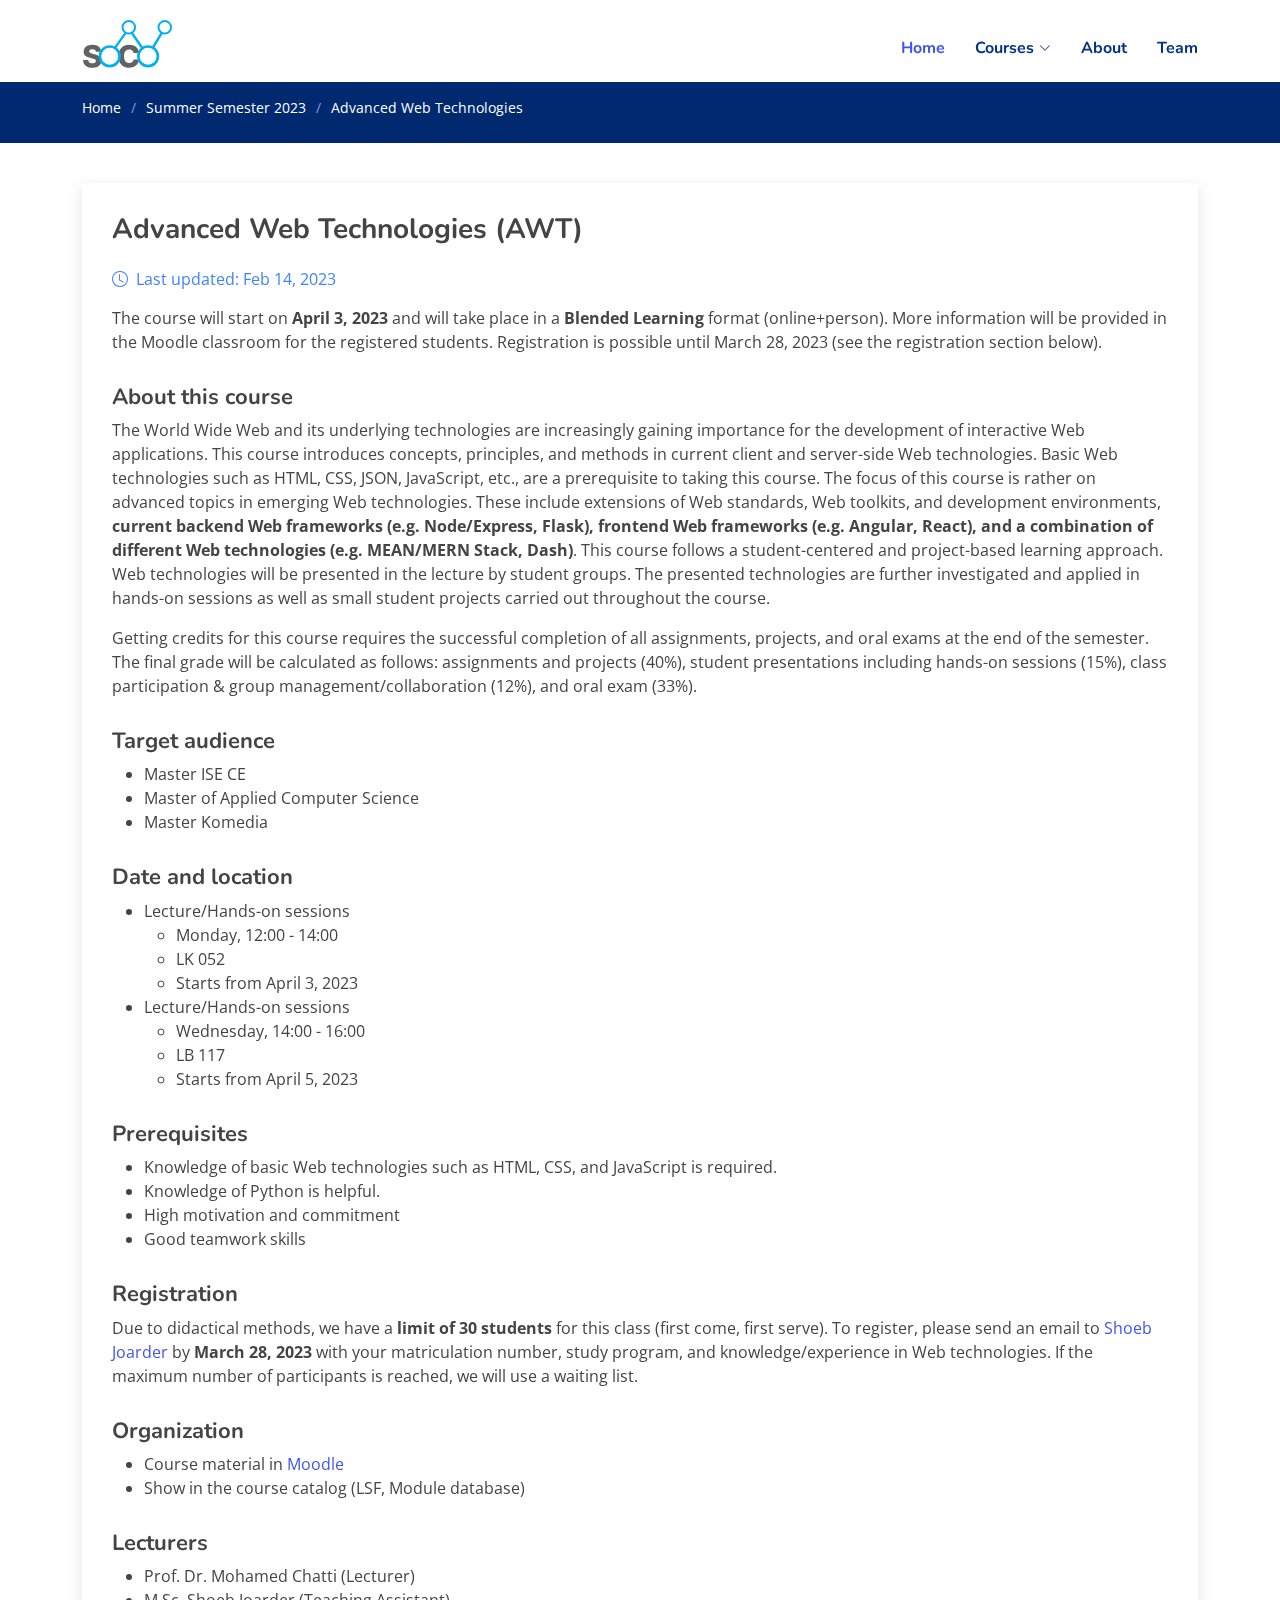
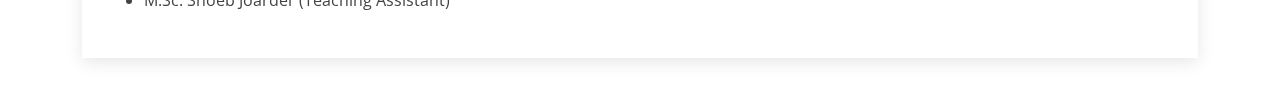
<file: courses/ss23-awt.html>
<!DOCTYPE html>
<html lang="en">

<head>
  <meta charset="utf-8" />
  <meta content="width=device-width, initial-scale=1.0" name="viewport" />

  <title>Social Computing Group</title>
  <meta content="" name="description" />

  <meta content="" name="keywords" />

  <!-- Favicons -->
  <link href="../assets/img/soco-logo-small.png" rel="icon" />
  <link href="../assets/img/apple-touch-icon.png" rel="apple-touch-icon" />

  <!-- Google Fonts -->
  <link
    href="https://fonts.googleapis.com/css?family=Open+Sans:300,300i,400,400i,600,600i,700,700i|Nunito:300,300i,400,400i,600,600i,700,700i|Poppins:300,300i,400,400i,500,500i,600,600i,700,700i"
    rel="stylesheet" />

  <!-- Vendor CSS Files -->
  <link href="../assets/vendor/aos/aos.css" rel="stylesheet" />
  <link href="../assets/vendor/bootstrap/css/bootstrap.min.css" rel="stylesheet" />
  <link href="../assets/vendor/bootstrap-icons/bootstrap-icons.css" rel="stylesheet" />
  <link href="../assets/vendor/glightbox/css/glightbox.min.css" rel="stylesheet" />
  <link href="../assets/vendor/remixicon/remixicon.css" rel="stylesheet" />
  <link href="../assets/vendor/swiper/swiper-bundle.min.css" rel="stylesheet" />

  <!-- Main CSS File -->
  <link href="../assets/css/style.css" rel="stylesheet" />
</head>

<body>
  <!-- ======= Header ======= -->
  <header id="header" class="header fixed-top">
    <div class="container-fluid container-xl d-flex align-items-center justify-content-between">
      <a href="../index.html" class="logo d-flex align-items-center">
        <img src="../assets/img/soco-logo.svg" alt="" height="55"/>
      </a>

      <nav id="navbar" class="navbar">
        <ul>
          <li>
            <a class="nav-link scrollto active" href="../index.html">Home</a>
          </li>
          <li class="dropdown">
            <a href="#"><span>Courses</span> <i class="bi bi-chevron-down"></i></a>
            <ul>
              <li class="dropdown">
                <a href="#"><span>Summer Semester 2023</span>
                  <i class="bi bi-chevron-right"></i></a>
                <ul>
                  <li><a href="ss23-awt.html">Advanced Web Technologies</a></li>
                  <li><a href="ss23-idea.html">IDEA Lab (Praxisprojekt)</a></li>
                </ul>
              </li>
            </ul>
          </li>
          <li><a class="nav-link scrollto" href="../index.html#about">About</a></li>
          <li><a class="nav-link scrollto" href="../index.html#team">Team</a></li>
        </ul>
        <i class="bi bi-list mobile-nav-toggle"></i>
      </nav>
      <!-- .navbar -->
    </div>
  </header>
  <!-- End Header -->

  <main id="main">
    <!-- ======= Breadcrumbs ======= -->
    <section class="breadcrumbs">
      <div class="container">
        <ol>
          <li><a href="../index.html">Home</a></li>
          <li>Summer Semester 2023</li>
          <li>Advanced Web Technologies</li>
        </ol>
        <!-- <h2>Advanced Web Technologies</h2> -->
      </div>
    </section>
    <!-- End Breadcrumbs -->

    <!-- ======= Blog Single Section ======= -->
    <section id="blog" class="blog">
      <div class="container" data-aos="fade-up">
        <div class="row">
          <div class="col-lg-12 entries">
            <article class="entry entry-single">
              <h2 class="entry-title">Advanced Web Technologies (AWT)</h2>

              <div class="entry-meta">
                <ul>
                  <!-- <li class="d-flex align-items-center">
                      <i class="bi bi-person"></i>
                      <a href="blog-single.html">John Doe</a>
                    </li> -->
                  <li class="d-flex align-items-center">
                    <i class="bi bi-clock"></i>
                    <time datetime="2020-01-01">Last updated: Feb 14, 2023</time>
                  </li>
                </ul>
              </div>

              <div class="entry-content">
                <p>
                  The course will start on <b>April 3, 2023 </b> and will take place in a
                  <b>Blended Learning</b> format (online+person). More information will be provided in the Moodle
                  classroom for the registered students. Registration is
                  possible until March 28, 2023 (see the registration section
                  below).
                </p>

                <h3>About this course</h3>
                <p>
                  The World Wide Web and its underlying technologies are
                  increasingly gaining importance for the development of
                  interactive Web applications. This course introduces
                  concepts, principles, and methods in current client and
                  server-side Web technologies. Basic Web technologies such as
                  HTML, CSS, JSON, JavaScript, etc., are a prerequisite to
                  taking this course. The focus of this course is rather on
                  advanced topics in emerging Web technologies. These include
                  extensions of Web standards, Web toolkits, and development
                  environments, <b>current backend Web frameworks (e.g.
                    Node/Express, Flask), frontend Web frameworks (e.g. Angular,
                    React), and a combination of different Web technologies
                    (e.g. MEAN/MERN Stack, Dash)</b>. This course follows a
                  student-centered and project-based learning approach. Web
                  technologies will be presented in the lecture by student
                  groups. The presented technologies are further investigated
                  and applied in hands-on sessions as well as small student
                  projects carried out throughout the course.
                </p>
                <p>
                  Getting credits for this course requires the successful
                  completion of all assignments, projects, and oral exams at
                  the end of the semester. The final grade will be calculated
                  as follows: assignments and projects (40%), student
                  presentations including hands-on sessions (15%), class
                  participation & group management/collaboration (12%), and
                  oral exam (33%).
                </p>

                <h3>Target audience</h3>
                <ul>
                  <li>Master ISE CE</li>
                  <li>Master of Applied Computer Science</li>
                  <li>Master Komedia</li>
                </ul>

                <h3>Date and location</h3>
                <ul>
                  <li>Lecture/Hands-on sessions</li>
                  <ul>
                    <li>Monday, 12:00 - 14:00</li>
                    <li>LK 052</li>
                    <li>Starts from April 3, 2023</li>
                  </ul>
                  <li>Lecture/Hands-on sessions</li>
                  <ul>
                    <li>Wednesday, 14:00 - 16:00</li>
                    <li>LB 117</li>
                    <li>Starts from April 5, 2023</li>
                  </ul>
                </ul>

                <h3>Prerequisites</h3>
                <ul>
                  <li>Knowledge of basic Web technologies such as HTML, CSS, and JavaScript is required.</li>
                  <li>Knowledge of Python is helpful.</li>
                  <li>High motivation and commitment</li>
                  <li>Good teamwork skills</li>
                </ul>

                <h3>Registration</h3>
                <p>
                  Due to didactical methods, we have a <b>limit of 30 students</b> for this class (first come, first
                  serve). To register, please send an email to <a href="mailto:shoeb.joarder@uni-due.de">Shoeb
                    Joarder</a> by <b>March 28, 2023</b> with your
                  matriculation number, study program, and knowledge/experience in Web technologies. If the maximum
                  number of participants is reached, we will use a waiting list.
                </p>

                <h3>Organization</h3>
                <ul>
                  <li>Course material in <a href="https://moodle.uni-due.de/course/view.php?id=38819"
                      target="_blank">Moodle</a></li>
                  <li>Show in the course catalog (LSF, Module database)</li>
                </ul>

                <h3>Lecturers</h3>
                <ul>
                  <li>Prof. Dr. Mohamed Chatti (Lecturer)</li>
                  <li>M.Sc. Shoeb Joarder (Teaching Assistant)</li>
                </ul>


              </div>
            </article>
            <!-- End blog entry -->
          </div>
          <!-- End blog entries list -->
        </div>
      </div>
    </section>
    <!-- End Blog Single Section -->
  </main>
  <!-- End #main -->

  <!-- Vendor JS Files -->
  <script src="../assets/vendor/purecounter/purecounter_vanilla.js"></script>
  <script src="../assets/vendor/aos/aos.js"></script>
  <script src="../assets/vendor/bootstrap/js/bootstrap.bundle.min.js"></script>
  <script src="../assets/vendor/glightbox/js/glightbox.min.js"></script>
  <script src="../assets/vendor/isotope-layout/isotope.pkgd.min.js"></script>
  <script src="../assets/vendor/swiper/swiper-bundle.min.js"></script>
  <script src="../assets/vendor/php-email-form/validate.js"></script>

  <!-- Template Main JS File -->
  <script src="../assets/js/main.js"></script>
</body>

</html>
</file>
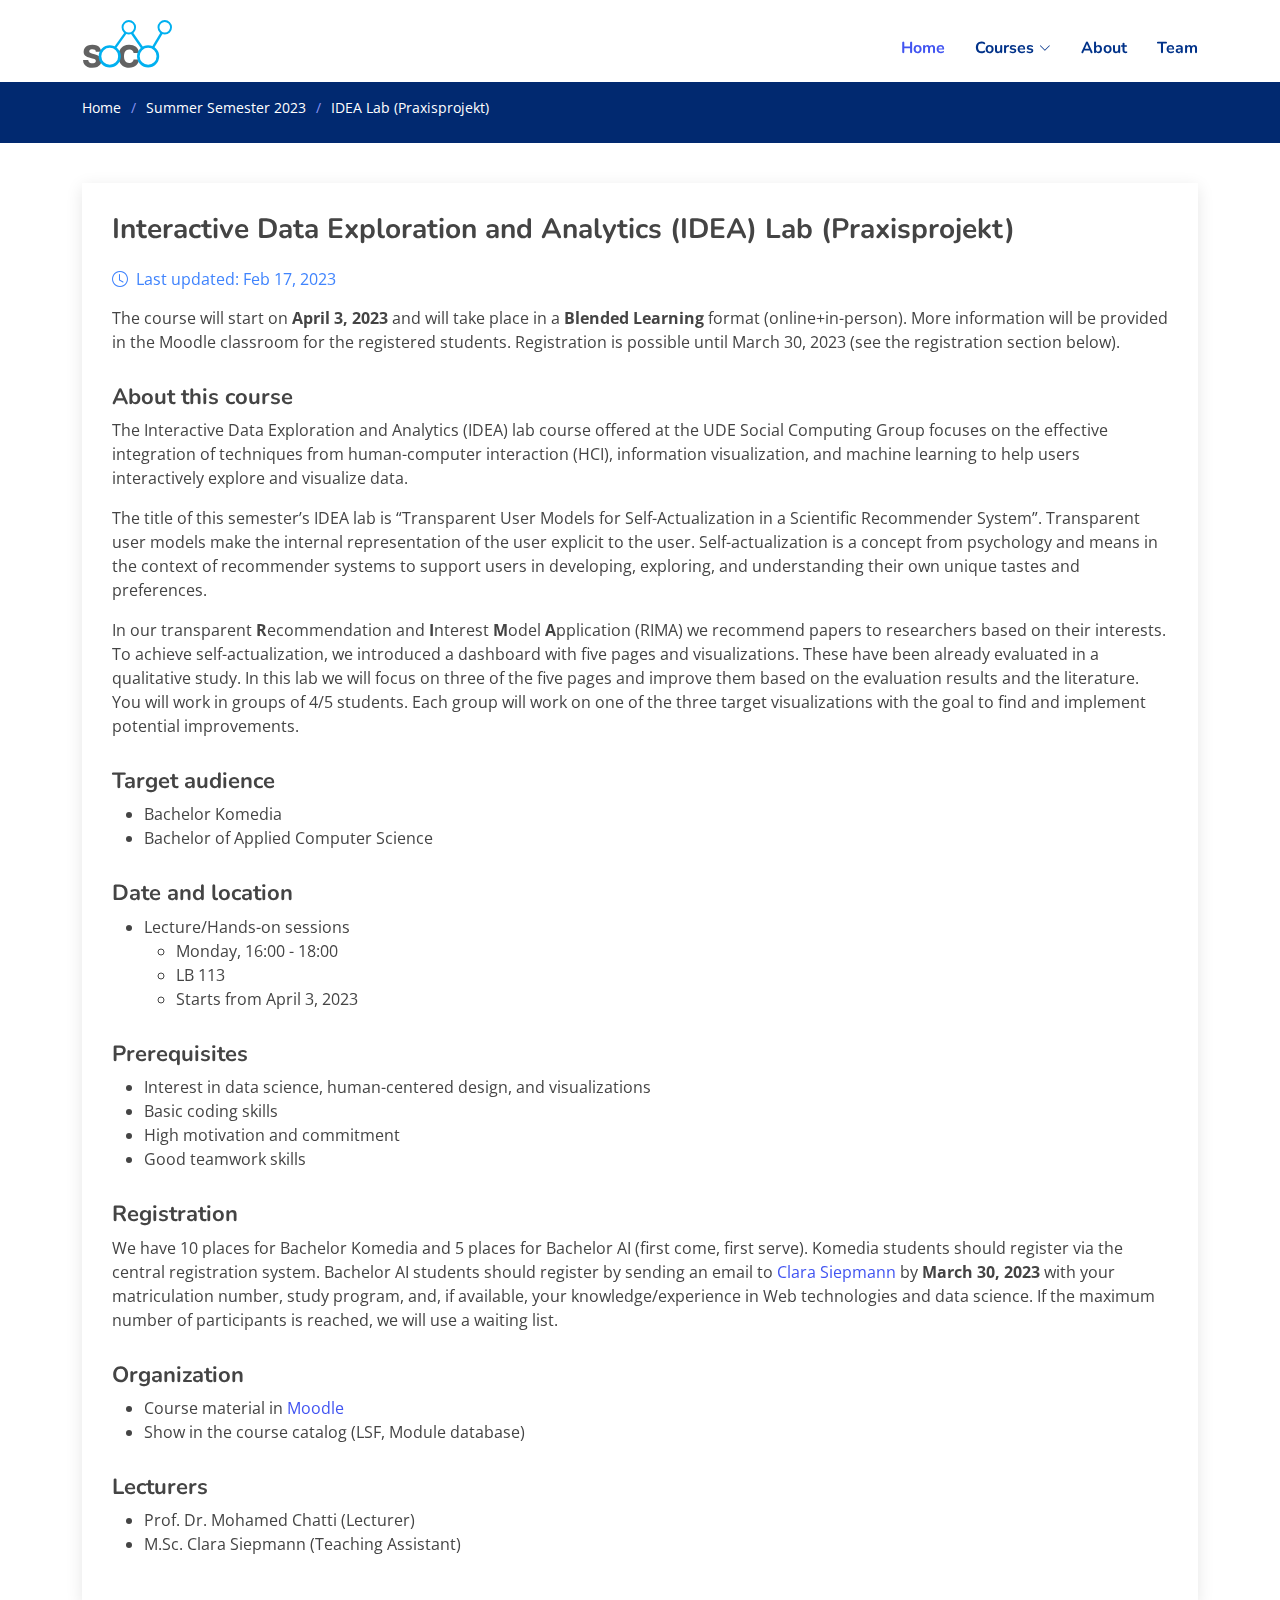
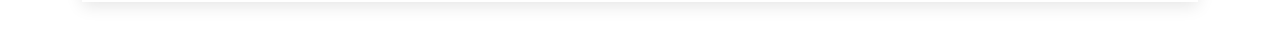
<file: courses/ss23-idea.html>
<!DOCTYPE html>
<html lang="en">

<head>
  <meta charset="utf-8" />
  <meta content="width=device-width, initial-scale=1.0" name="viewport" />

  <title>Social Computing Group</title>
  <meta content="" name="description" />

  <meta content="" name="keywords" />

  <!-- Favicons -->
  <link href="../assets/img/soco-logo-small.png" rel="icon" />
  <link href="../assets/img/apple-touch-icon.png" rel="apple-touch-icon" />

  <!-- Google Fonts -->
  <link
    href="https://fonts.googleapis.com/css?family=Open+Sans:300,300i,400,400i,600,600i,700,700i|Nunito:300,300i,400,400i,600,600i,700,700i|Poppins:300,300i,400,400i,500,500i,600,600i,700,700i"
    rel="stylesheet" />

  <!-- Vendor CSS Files -->
  <link href="../assets/vendor/aos/aos.css" rel="stylesheet" />
  <link href="../assets/vendor/bootstrap/css/bootstrap.min.css" rel="stylesheet" />
  <link href="../assets/vendor/bootstrap-icons/bootstrap-icons.css" rel="stylesheet" />
  <link href="../assets/vendor/glightbox/css/glightbox.min.css" rel="stylesheet" />
  <link href="../assets/vendor/remixicon/remixicon.css" rel="stylesheet" />
  <link href="../assets/vendor/swiper/swiper-bundle.min.css" rel="stylesheet" />

  <!-- Main CSS File -->
  <link href="../assets/css/style.css" rel="stylesheet" />
</head>

<body>
  <!-- ======= Header ======= -->
  <header id="header" class="header fixed-top">
    <div class="container-fluid container-xl d-flex align-items-center justify-content-between">
      <a href="../index.html" class="logo d-flex align-items-center">
        <img src="../assets/img/soco-logo.svg" alt="" height="55" />
      </a>

      <nav id="navbar" class="navbar">
        <ul>
          <li>
            <a class="nav-link scrollto active" href="../index.html">Home</a>
          </li>
          <li class="dropdown">
            <a href="#"><span>Courses</span> <i class="bi bi-chevron-down"></i></a>
            <ul>
              <li class="dropdown">
                <a href="#"><span>Summer Semester 2023</span>
                  <i class="bi bi-chevron-right"></i></a>
                <ul>
                  <li><a href="ss23-awt.html">Advanced Web Technologies</a></li>
                  <li><a href="ss23-idea.html">IDEA Lab (Praxisprojekt)</a></li>
                </ul>
              </li>
            </ul>
          </li>
          <li><a class="nav-link scrollto" href="../index.html#about">About</a></li>
          <li><a class="nav-link scrollto" href="../index.html#team">Team</a></li>
        </ul>
        <i class="bi bi-list mobile-nav-toggle"></i>
      </nav>
      <!-- .navbar -->
    </div>
  </header>
  <!-- End Header -->

  <main id="main">
    <!-- ======= Breadcrumbs ======= -->
    <section class="breadcrumbs">
      <div class="container">
        <ol>
          <li><a href="../index.html">Home</a></li>
          <li>Summer Semester 2023</li>
          <li>IDEA Lab (Praxisprojekt)</li>
        </ol>
        <!-- <h2>Advanced Web Technologies</h2> -->
      </div>
    </section>
    <!-- End Breadcrumbs -->

    <!-- ======= Blog Single Section ======= -->
    <section id="blog" class="blog">
      <div class="container" data-aos="fade-up">
        <div class="row">
          <div class="col-lg-12 entries">
            <article class="entry entry-single">
              <h2 class="entry-title">Interactive Data Exploration and Analytics (IDEA) Lab (Praxisprojekt)</h2>


              <div class="entry-meta">
                <ul>
                  <!-- <li class="d-flex align-items-center">
                      <i class="bi bi-person"></i>
                      <a href="blog-single.html">John Doe</a>
                    </li> -->
                  <li class="d-flex align-items-center">
                    <i class="bi bi-clock"></i>
                    <time datetime="2020-01-01">Last updated: Feb 17, 2023</time>
                  </li>
                </ul>
              </div>

              <div class="entry-content">
                <p>
                  The course will start on <b>April 3, 2023 </b> and will take place in a
                  <b>Blended Learning</b> format (online+in-person). More information will be provided in the Moodle
                  classroom for the registered students. Registration is
                  possible until March 30, 2023 (see the registration section
                  below).
                </p>

                <h3>About this course</h3>
                <p>
                  The Interactive Data Exploration and Analytics (IDEA) lab course offered at the UDE Social Computing
                  Group focuses on the effective integration of techniques from human-computer interaction (HCI),
                  information visualization, and machine learning to help users interactively explore and visualize
                  data.
                </p>
                <p>
                  The title of this semester’s IDEA lab is “Transparent User Models for Self-Actualization in a
                  Scientific Recommender System”. Transparent user models make the internal representation of the user
                  explicit to the user. Self-actualization is a concept from psychology and means in the context of
                  recommender systems to support users in developing, exploring, and understanding their own unique
                  tastes and preferences.
                </p>
                <p>
                  In our transparent <b>R</b>ecommendation and <b>I</b>nterest <b>M</b>odel
                  <b>A</b>pplication (RIMA) we recommend papers to researchers based on their interests.
                  To achieve self-actualization, we introduced a dashboard with five pages and visualizations. These
                  have been already evaluated in a qualitative study. In this lab we will focus on three of the five
                  pages and improve them based on the evaluation results and the literature. You will work in groups of
                  4/5 students. Each group will work on one of the three target visualizations with the goal to find and
                  implement potential improvements.
                </p>

                <h3>Target audience</h3>
                <ul>
                  <li>Bachelor Komedia</li>
                  <li>Bachelor of Applied Computer Science</li>
                </ul>

                <h3>Date and location</h3>
                <ul>
                  <li>Lecture/Hands-on sessions</li>
                  <ul>
                    <li>Monday, 16:00 - 18:00</li>
                    <li>LB 113</li>
                    <li>Starts from April 3, 2023</li>
                  </ul>
                </ul>

                <h3>Prerequisites</h3>
                <ul>
                  <li>Interest in data science, human-centered design, and visualizations
                  </li>
                  <li>Basic coding skills</li>
                  <li>High motivation and commitment</li>
                  <li>Good teamwork skills</li>
                </ul>

                <h3>Registration</h3>
                <p>
                  We have 10 places for Bachelor Komedia and 5 places for Bachelor AI (first come, first serve). Komedia
                  students should register via the central registration system. Bachelor AI students should register by
                  sending an email to <a href="mailto:clara.siepmann@uni-due.de">Clara Siepmann</a> by <b>March 30,
                    2023</b> with your matriculation number, study program, and, if available, your knowledge/experience
                  in Web technologies and data science. If the maximum number of participants is reached, we will use a
                  waiting list.
                </p>

                <h3>Organization</h3>
                <ul>
                  <li>Course material in <a href="https://moodle.uni-due.de/course/view.php?id=38818"
                      target="_blank">Moodle</a></li>
                  <li>Show in the course catalog (LSF, Module database)</li>
                </ul>

                <h3>Lecturers</h3>
                <ul>
                  <li>Prof. Dr. Mohamed Chatti (Lecturer)</li>
                  <li>M.Sc. Clara Siepmann (Teaching Assistant)</li>
                </ul>


              </div>
            </article>
            <!-- End blog entry -->
          </div>
          <!-- End blog entries list -->
        </div>
      </div>
    </section>
    <!-- End Blog Single Section -->
  </main>
  <!-- End #main -->

  <!-- Vendor JS Files -->
  <script src="../assets/vendor/purecounter/purecounter_vanilla.js"></script>
  <script src="../assets/vendor/aos/aos.js"></script>
  <script src="../assets/vendor/bootstrap/js/bootstrap.bundle.min.js"></script>
  <script src="../assets/vendor/glightbox/js/glightbox.min.js"></script>
  <script src="../assets/vendor/isotope-layout/isotope.pkgd.min.js"></script>
  <script src="../assets/vendor/swiper/swiper-bundle.min.js"></script>
  <script src="../assets/vendor/php-email-form/validate.js"></script>

  <!-- Template Main JS File -->
  <script src="../assets/js/main.js"></script>
</body>

</html>
</file>
<file: assets/css/style.css>
/**
* Template Name: FlexStart - v1.11.1
* Template URL: https://bootstrapmade.com/flexstart-bootstrap-startup-template/
* Author: BootstrapMade.com
* License: https://bootstrapmade.com/license/
*/

/*--------------------------------------------------------------
# General
--------------------------------------------------------------*/
:root {
  scroll-behavior: smooth;
}

body {
  font-family: "Open Sans", sans-serif;
  color: #444444;
}

a {
  color: #4154f1;
  text-decoration: none;
}

a:hover {
  color: #717ff5;
  text-decoration: none;
}

h1,
h2,
h3,
h4,
h5,
h6 {
  font-family: "Nunito", sans-serif;
}

/*--------------------------------------------------------------
# Sections
--------------------------------------------------------------*/
section {
  padding: 60px 0;
  overflow: hidden;
}

.section-header {
  text-align: center;
  padding-bottom: 40px;
}

.section-header h2 {
  font-size: 13px;
  letter-spacing: 1px;
  font-weight: 700;
  margin: 0;
  color: #4154f1;
  text-transform: uppercase;
}

.section-header p {
  margin: 10px 0 0 0;
  padding: 0;
  font-size: 38px;
  line-height: 42px;
  font-weight: 700;
  color: #012970;
}

@media (max-width: 768px) {
  .section-header p {
    font-size: 28px;
    line-height: 32px;
  }
}

/*--------------------------------------------------------------
# Breadcrumbs
--------------------------------------------------------------*/
.breadcrumbs {
  padding: 15px 0;
  background: #012970;
  min-height: 40px;
  margin-top: 82px;
  color: #fff;
}

@media (max-width: 992px) {
  .breadcrumbs {
    margin-top: 57px;
  }
}

.breadcrumbs h2 {
  font-size: 28px;
  font-weight: 500;
}

.breadcrumbs ol {
  display: flex;
  flex-wrap: wrap;
  list-style: none;
  padding: 0 0 10px 0;
  margin: 0;
  font-size: 14px;
}

.breadcrumbs ol a {
  color: #fff;
  transition: 0.3s;
}

.breadcrumbs ol a:hover {
  text-decoration: underline;
}

.breadcrumbs ol li+li {
  padding-left: 10px;
}

.breadcrumbs ol li+li::before {
  display: inline-block;
  padding-right: 10px;
  color: #8894f6;
  content: "/";
}

/*--------------------------------------------------------------
# Back to top button
--------------------------------------------------------------*/
.back-to-top {
  position: fixed;
  visibility: hidden;
  opacity: 0;
  right: 15px;
  bottom: 15px;
  z-index: 99999;
  background: #4154f1;
  width: 40px;
  height: 40px;
  border-radius: 4px;
  transition: all 0.4s;
}

.back-to-top i {
  font-size: 24px;
  color: #fff;
  line-height: 0;
}

.back-to-top:hover {
  background: #6776f4;
  color: #fff;
}

.back-to-top.active {
  visibility: visible;
  opacity: 1;
}

/*--------------------------------------------------------------
# Disable aos animation delay on mobile devices
--------------------------------------------------------------*/
@media screen and (max-width: 768px) {
  [data-aos-delay] {
    transition-delay: 0 !important;
  }
}

/*--------------------------------------------------------------
# Header
--------------------------------------------------------------*/
.header {
  transition: all 0.5s;
  z-index: 997;
  padding: 20px 0;
}

.header.header-scrolled {
  background: #fff;
  padding: 15px 0;
  box-shadow: 0px 2px 20px rgba(1, 41, 112, 0.1);
}

.header .logo {
  line-height: 0;
}

.header .logo img {
  max-height: 64px;
  margin-right: 6px;
}

.header .logo span {
  font-size: 30px;
  font-weight: 700;
  letter-spacing: 1px;
  color: #012970;
  font-family: "Nunito", sans-serif;
  margin-top: 3px;
}

/*--------------------------------------------------------------
# Navigation Menu
--------------------------------------------------------------*/
/**
* Desktop Navigation 
*/
.navbar {
  padding: 0;
}

.navbar ul {
  margin: 0;
  padding: 0;
  display: flex;
  list-style: none;
  align-items: center;
}

.navbar li {
  position: relative;
}

.navbar a,
.navbar a:focus {
  display: flex;
  align-items: center;
  justify-content: space-between;
  padding: 10px 0 10px 30px;
  font-family: "Nunito", sans-serif;
  font-size: 16px;
  font-weight: 700;
  color: #013289;
  white-space: nowrap;
  transition: 0.3s;
}

.navbar a i,
.navbar a:focus i {
  font-size: 12px;
  line-height: 0;
  margin-left: 5px;
}

.navbar a:hover,
.navbar .active,
.navbar .active:focus,
.navbar li:hover>a {
  color: #4154f1;
}

.navbar .getstarted,
.navbar .getstarted:focus {
  background: #4154f1;
  padding: 8px 20px;
  margin-left: 30px;
  border-radius: 4px;
  color: #fff;
}

.navbar .getstarted:hover,
.navbar .getstarted:focus:hover {
  color: #fff;
  background: #5969f3;
}

.navbar .dropdown ul {
  display: block;
  position: absolute;
  left: 14px;
  top: calc(100% + 30px);
  margin: 0;
  padding: 10px 0;
  z-index: 99;
  opacity: 0;
  visibility: hidden;
  background: #fff;
  box-shadow: 0px 0px 30px rgba(127, 137, 161, 0.25);
  transition: 0.3s;
  border-radius: 4px;
}

.navbar .dropdown ul li {
  min-width: 200px;
}

.navbar .dropdown ul a {
  padding: 10px 20px;
  font-size: 15px;
  text-transform: none;
  font-weight: 600;
}

.navbar .dropdown ul a i {
  font-size: 12px;
}

.navbar .dropdown ul a:hover,
.navbar .dropdown ul .active:hover,
.navbar .dropdown ul li:hover>a {
  color: #4154f1;
}

.navbar .dropdown:hover>ul {
  opacity: 1;
  top: 100%;
  visibility: visible;
}

.navbar .dropdown .dropdown ul {
  top: 0;
  left: calc(100% - 30px);
  visibility: hidden;
}

.navbar .dropdown .dropdown:hover>ul {
  opacity: 1;
  top: 0;
  left: 100%;
  visibility: visible;
}

@media (max-width: 1366px) {
  .navbar .dropdown .dropdown ul {
    left: -90%;
  }

  .navbar .dropdown .dropdown:hover>ul {
    left: -100%;
  }
}

/**
* Mobile Navigation 
*/
.mobile-nav-toggle {
  color: #012970;
  font-size: 28px;
  cursor: pointer;
  display: none;
  line-height: 0;
  transition: 0.5s;
}

.mobile-nav-toggle.bi-x {
  color: #fff;
}

@media (max-width: 991px) {
  .mobile-nav-toggle {
    display: block;
  }

  .navbar ul {
    display: none;
  }
}

.navbar-mobile {
  position: fixed;
  overflow: hidden;
  top: 0;
  right: 0;
  left: 0;
  bottom: 0;
  background: rgba(1, 22, 61, 0.9);
  transition: 0.3s;
}

.navbar-mobile .mobile-nav-toggle {
  position: absolute;
  top: 15px;
  right: 15px;
}

.navbar-mobile ul {
  display: block;
  position: absolute;
  top: 55px;
  right: 15px;
  bottom: 15px;
  left: 15px;
  padding: 10px 0;
  border-radius: 10px;
  background-color: #fff;
  overflow-y: auto;
  transition: 0.3s;
}

.navbar-mobile a,
.navbar-mobile a:focus {
  padding: 10px 20px;
  font-size: 15px;
  color: #012970;
}

.navbar-mobile a:hover,
.navbar-mobile .active,
.navbar-mobile li:hover>a {
  color: #4154f1;
}

.navbar-mobile .getstarted,
.navbar-mobile .getstarted:focus {
  margin: 15px;
}

.navbar-mobile .dropdown ul {
  position: static;
  display: none;
  margin: 10px 20px;
  padding: 10px 0;
  z-index: 99;
  opacity: 1;
  visibility: visible;
  background: #fff;
  box-shadow: 0px 0px 30px rgba(127, 137, 161, 0.25);
}

.navbar-mobile .dropdown ul li {
  min-width: 200px;
}

.navbar-mobile .dropdown ul a {
  padding: 10px 20px;
}

.navbar-mobile .dropdown ul a i {
  font-size: 12px;
}

.navbar-mobile .dropdown ul a:hover,
.navbar-mobile .dropdown ul .active:hover,
.navbar-mobile .dropdown ul li:hover>a {
  color: #4154f1;
}

.navbar-mobile .dropdown>.dropdown-active {
  display: block;
}

/*--------------------------------------------------------------
# Hero Section
--------------------------------------------------------------*/
.hero {
  width: 100%;
  height: 100vh;
  background: url(../img/hero-bg.png) top center no-repeat;
  background-size: cover;
}

.hero h1 {
  margin: 0;
  font-size: 33px;
  font-weight: 700;
  padding-bottom: 16px;
  color: #012970;
}


.hero h2 {
  color: #444444;
  margin: 15px 0 0 0;
  font-size: 26px;
}

.hero .btn-get-started {
  margin-top: 30px;
  line-height: 0;
  padding: 15px 40px;
  border-radius: 4px;
  transition: 0.5s;
  color: #fff;
  background: #4154f1;
  box-shadow: 0px 5px 30px rgba(65, 84, 241, 0.4);
}

.hero .btn-get-started span {
  font-family: "Nunito", sans-serif;
  font-weight: 600;
  font-size: 16px;
  letter-spacing: 1px;
}

.hero .btn-get-started i {
  margin-left: 5px;
  font-size: 18px;
  transition: 0.3s;
}

.hero .btn-get-started:hover i {
  transform: translateX(5px);
}

.hero .hero-img {
  text-align: right;
}

@media (min-width: 1024px) {
  .hero {
    background-attachment: fixed;
  }
}

@media (max-width: 991px) {
  .hero {
    height: auto;
    padding: 120px 0 60px 0;
  }

  .hero .hero-img {
    text-align: center;
    margin-top: 80px;
  }

  .hero .hero-img img {
    width: 80%;
  }
}

@media (max-width: 768px) {
  .hero {
    text-align: center;
  }

  .hero h1 {
    font-size: 32px;
  }

  .hero h2 {
    font-size: 24px;
  }

  .hero .hero-img img {
    width: 100%;
  }
}

/*--------------------------------------------------------------
# Index Page
--------------------------------------------------------------*/
/*--------------------------------------------------------------
# About
--------------------------------------------------------------*/
.about .content {
  background-color: #f6f9ff;
  padding: 40px;
}

.about h3 {
  font-size: 14px;
  font-weight: 700;
  color: #4154f1;
  text-transform: uppercase;
}

.about h2 {
  font-size: 24px;
  font-weight: 700;
  color: #012970;
}

.about p {
  margin: 15px 0 30px 0;
  line-height: 24px;
}

.about .btn-read-more {
  line-height: 0;
  padding: 15px 40px;
  border-radius: 4px;
  transition: 0.5s;
  color: #fff;
  background: #4154f1;
  box-shadow: 0px 5px 25px rgba(65, 84, 241, 0.3);
}

.about .btn-read-more span {
  font-family: "Nunito", sans-serif;
  font-weight: 600;
  font-size: 16px;
  letter-spacing: 1px;
}

.about .btn-read-more i {
  margin-left: 5px;
  font-size: 18px;
  transition: 0.3s;
}

.about .btn-read-more:hover i {
  transform: translateX(5px);
}

/*--------------------------------------------------------------
# Values
--------------------------------------------------------------*/
.values .box {
  padding: 30px;
  box-shadow: 0px 0 5px rgba(1, 41, 112, 0.08);
  text-align: center;
  transition: 0.3s;
  height: 100%;
}

.values .box img {
  padding: 30px 50px;
  transition: 0.5s;
  transform: scale(1.1);
}

.values .box h3 {
  font-size: 24px;
  color: #012970;
  font-weight: 700;
  margin-bottom: 18px;
}

.values .box:hover {
  box-shadow: 0px 0 30px rgba(1, 41, 112, 0.08);
}

.values .box:hover img {
  transform: scale(1);
}

/*--------------------------------------------------------------
# Counts
--------------------------------------------------------------*/
.counts {
  padding: 70px 0 60px;
}

.counts .count-box {
  display: flex;
  align-items: center;
  padding: 30px;
  width: 100%;
  background: #fff;
  box-shadow: 0px 0 30px rgba(1, 41, 112, 0.08);
}

.counts .count-box i {
  font-size: 42px;
  line-height: 0;
  margin-right: 20px;
  color: #4154f1;
}

.counts .count-box span {
  font-size: 36px;
  display: block;
  font-weight: 600;
  color: #0b198f;
}

.counts .count-box p {
  padding: 0;
  margin: 0;
  font-family: "Nunito", sans-serif;
  font-size: 14px;
}

/*--------------------------------------------------------------
# Features
--------------------------------------------------------------*/
.features .feature-box {
  padding: 24px 20px;
  box-shadow: 0px 0 30px rgba(1, 41, 112, 0.08);
  transition: 0.3s;
  height: 100%;
}

.features .feature-box h3 {
  font-size: 18px;
  color: #012970;
  font-weight: 700;
  margin: 0;
}

.features .feature-box i {
  line-height: 0;
  background: #ecf3ff;
  padding: 4px;
  margin-right: 10px;
  font-size: 24px;
  border-radius: 3px;
  transition: 0.3s;
}

.features .feature-box:hover i {
  background: #4154f1;
  color: #fff;
}

.features .feture-tabs {
  margin-top: 120px;
}

.features .feture-tabs h3 {
  color: #012970;
  font-weight: 700;
  font-size: 32px;
  margin-bottom: 10px;
}

@media (max-width: 768px) {
  .features .feture-tabs h3 {
    font-size: 28px;
  }
}

.features .feture-tabs .nav-pills {
  border-bottom: 1px solid #eee;
}

.features .feture-tabs .nav-link {
  background: none;
  text-transform: uppercase;
  font-size: 15px;
  font-weight: 600;
  color: #012970;
  padding: 12px 0;
  margin-right: 25px;
  margin-bottom: -2px;
  border-radius: 0;
}

.features .feture-tabs .nav-link.active {
  color: #4154f1;
  border-bottom: 3px solid #4154f1;
}

.features .feture-tabs .tab-content h4 {
  font-size: 18px;
  margin: 0;
  font-weight: 700;
  color: #012970;
}

.features .feture-tabs .tab-content i {
  font-size: 24px;
  line-height: 0;
  margin-right: 8px;
  color: #4154f1;
}

.features .feature-icons {
  margin-top: 120px;
}

.features .feature-icons h3 {
  color: #012970;
  font-weight: 700;
  font-size: 32px;
  margin-bottom: 20px;
  text-align: center;
}

@media (max-width: 768px) {
  .features .feature-icons h3 {
    font-size: 28px;
  }
}

.features .feature-icons .content .icon-box {
  display: flex;
}

.features .feature-icons .content .icon-box h4 {
  font-size: 20px;
  font-weight: 700;
  margin: 0 0 10px 0;
  color: #012970;
}

.features .feature-icons .content .icon-box i {
  font-size: 44px;
  line-height: 44px;
  color: #0245bc;
  margin-right: 15px;
}

.features .feature-icons .content .icon-box p {
  font-size: 15px;
  color: #848484;
}

/*--------------------------------------------------------------
# Services
--------------------------------------------------------------*/
.services .service-box {
  box-shadow: 0px 0 30px rgba(1, 41, 112, 0.08);
  height: 100%;
  padding: 60px 30px;
  text-align: center;
  transition: 0.3s;
  border-radius: 5px;
}

.services .service-box .icon {
  font-size: 36px;
  padding: 40px 20px;
  border-radius: 4px;
  position: relative;
  margin-bottom: 25px;
  display: inline-block;
  line-height: 0;
  transition: 0.3s;
}

.services .service-box h3 {
  color: #444444;
  font-weight: 700;
}

.services .service-box .read-more {
  display: inline-flex;
  align-items: center;
  justify-content: center;
  font-weight: 600;
  font-size: 16px;
  padding: 8px 20px;
}

.services .service-box .read-more i {
  line-height: 0;
  margin-left: 5px;
  font-size: 18px;
}

.services .service-box.blue {
  border-bottom: 3px solid #2db6fa;
}

.services .service-box.blue .icon {
  color: #2db6fa;
  background: #dbf3fe;
}

.services .service-box.blue .read-more {
  color: #2db6fa;
}

.services .service-box.blue:hover {
  background: #2db6fa;
}

.services .service-box.orange {
  border-bottom: 3px solid #f68c09;
}

.services .service-box.orange .icon {
  color: #f68c09;
  background: #fde3c4;
}

.services .service-box.orange .read-more {
  color: #f68c09;
}

.services .service-box.orange:hover {
  background: #f68c09;
}

.services .service-box.green {
  border-bottom: 3px solid #08da4e;
}

.services .service-box.green .icon {
  color: #08da4e;
  background: #cffddf;
}

.services .service-box.green .read-more {
  color: #08da4e;
}

.services .service-box.green:hover {
  background: #08da4e;
}

.services .service-box.red {
  border-bottom: 3px solid #e9222c;
}

.services .service-box.red .icon {
  color: #e9222c;
  background: #fef7f8;
}

.services .service-box.red .read-more {
  color: #e9222c;
}

.services .service-box.red:hover {
  background: #e9222c;
}

.services .service-box.purple {
  border-bottom: 3px solid #b50edf;
}

.services .service-box.purple .icon {
  color: #b50edf;
  background: #f8e4fd;
}

.services .service-box.purple .read-more {
  color: #b50edf;
}

.services .service-box.purple:hover {
  background: #b50edf;
}

.services .service-box.pink {
  border-bottom: 3px solid #f51f9c;
}

.services .service-box.pink .icon {
  color: #f51f9c;
  background: #feecf7;
}

.services .service-box.pink .read-more {
  color: #f51f9c;
}

.services .service-box.pink:hover {
  background: #f51f9c;
}

.services .service-box:hover h3,
.services .service-box:hover p,
.services .service-box:hover .read-more {
  color: #fff;
}

.services .service-box:hover .icon {
  background: #fff;
}

/*--------------------------------------------------------------
# Pricing
--------------------------------------------------------------*/
.pricing .box {
  padding: 40px 20px;
  background: #fff;
  text-align: center;
  box-shadow: 0px 0 30px rgba(1, 41, 112, 0.08);
  border-radius: 4px;
  position: relative;
  overflow: hidden;
  transition: 0.3s;
}

.pricing .box:hover {
  transform: scale(1.1);
  box-shadow: 0px 0 30px rgba(1, 41, 112, 0.1);
}

.pricing h3 {
  font-weight: 700;
  font-size: 18px;
  margin-bottom: 15px;
}

.pricing .price {
  font-size: 36px;
  color: #444444;
  font-weight: 600;
  font-family: "Poppins", sans-serif;
}

.pricing .price sup {
  font-size: 20px;
  top: -15px;
  left: -3px;
}

.pricing .price span {
  color: #bababa;
  font-size: 16px;
  font-weight: 300;
}

.pricing img {
  padding: 30px 40px;
}

.pricing ul {
  padding: 0;
  list-style: none;
  color: #444444;
  text-align: center;
  line-height: 26px;
  font-size: 16px;
  margin-bottom: 25px;
}

.pricing ul li {
  padding-bottom: 10px;
}

.pricing ul .na {
  color: #ccc;
  text-decoration: line-through;
}

.pricing .btn-buy {
  display: inline-block;
  padding: 8px 40px 10px 40px;
  border-radius: 50px;
  color: #4154f1;
  transition: none;
  font-size: 16px;
  font-weight: 400;
  font-family: "Nunito", sans-serif;
  font-weight: 600;
  transition: 0.3s;
  border: 1px solid #4154f1;
}

.pricing .btn-buy:hover {
  background: #4154f1;
  color: #fff;
}

.pricing .featured {
  width: 200px;
  position: absolute;
  top: 18px;
  right: -68px;
  transform: rotate(45deg);
  z-index: 1;
  font-size: 14px;
  padding: 1px 0 3px 0;
  background: #4154f1;
  color: #fff;
}

/*--------------------------------------------------------------
# F.A.Q
--------------------------------------------------------------*/
.faq .accordion-collapse {
  border: 0;
}

.faq .accordion-button {
  padding: 15px 15px 20px 0;
  font-weight: 600;
  border: 0;
  font-size: 18px;
  color: #444444;
  text-align: left;
}

.faq .accordion-button:focus {
  box-shadow: none;
}

.faq .accordion-button:not(.collapsed) {
  background: none;
  color: #4154f1;
  border-bottom: 0;
}

.faq .accordion-body {
  padding: 0 0 25px 0;
  border: 0;
}

/*--------------------------------------------------------------
# Portfolio
--------------------------------------------------------------*/
.portfolio #portfolio-flters {
  padding: 0;
  margin: 0 auto 25px auto;
  list-style: none;
  text-align: center;
  background: white;
  border-radius: 50px;
  padding: 2px 15px;
}

.portfolio #portfolio-flters li {
  cursor: pointer;
  display: inline-block;
  padding: 8px 20px 10px 20px;
  font-size: 15px;
  font-weight: 600;
  line-height: 1;
  color: #444444;
  margin: 0 4px 8px 4px;
  transition: 0.3s;
  border-radius: 50px;
  border: 1px solid #fff;
}

.portfolio #portfolio-flters li:hover,
.portfolio #portfolio-flters li.filter-active {
  color: #4154f1;
  border-color: #4154f1;
}

.portfolio #portfolio-flters li:last-child {
  margin-right: 0;
}

.portfolio .portfolio-wrap {
  transition: 0.3s;
  position: relative;
  overflow: hidden;
  z-index: 1;
  background: rgba(255, 255, 255, 0.75);
}

.portfolio .portfolio-wrap::before {
  content: "";
  background: rgba(255, 255, 255, 0.75);
  position: absolute;
  left: 30px;
  right: 30px;
  top: 30px;
  bottom: 30px;
  transition: all ease-in-out 0.3s;
  z-index: 2;
  opacity: 0;
}

.portfolio .portfolio-wrap img {
  transition: 1s;
}

.portfolio .portfolio-wrap .portfolio-info {
  opacity: 0;
  position: absolute;
  top: 0;
  left: 0;
  right: 0;
  bottom: 0;
  text-align: center;
  z-index: 3;
  transition: all ease-in-out 0.3s;
  display: flex;
  flex-direction: column;
  justify-content: center;
  align-items: center;
}

.portfolio .portfolio-wrap .portfolio-info::before {
  display: block;
  content: "";
  width: 48px;
  height: 48px;
  position: absolute;
  top: 35px;
  left: 35px;
  border-top: 3px solid rgba(1, 41, 112, 0.2);
  border-left: 3px solid rgba(1, 41, 112, 0.2);
  transition: all 0.5s ease 0s;
  z-index: 9994;
}

.portfolio .portfolio-wrap .portfolio-info::after {
  display: block;
  content: "";
  width: 48px;
  height: 48px;
  position: absolute;
  bottom: 35px;
  right: 35px;
  border-bottom: 3px solid rgba(1, 41, 112, 0.2);
  border-right: 3px solid rgba(1, 41, 112, 0.2);
  transition: all 0.5s ease 0s;
  z-index: 9994;
}

.portfolio .portfolio-wrap .portfolio-info h4 {
  font-size: 20px;
  color: #012970;
  font-weight: 700;
}

.portfolio .portfolio-wrap .portfolio-info p {
  color: #012970;
  font-weight: 600;
  font-size: 14px;
  text-transform: uppercase;
  padding: 0;
  margin: 0;
}

.portfolio .portfolio-wrap .portfolio-links {
  text-align: center;
  z-index: 4;
}

.portfolio .portfolio-wrap .portfolio-links a {
  color: #fff;
  background: #4154f1;
  margin: 10px 2px;
  width: 36px;
  height: 36px;
  display: inline-flex;
  align-items: center;
  justify-content: center;
  border-radius: 50%;
  transition: 0.3s;
}

.portfolio .portfolio-wrap .portfolio-links a i {
  font-size: 24px;
  line-height: 0;
}

.portfolio .portfolio-wrap .portfolio-links a:hover {
  background: #5969f3;
}

.portfolio .portfolio-wrap:hover img {
  transform: scale(1.1);
}

.portfolio .portfolio-wrap:hover::before {
  top: 0;
  left: 0;
  right: 0;
  bottom: 0;
  opacity: 1;
}

.portfolio .portfolio-wrap:hover .portfolio-info {
  opacity: 1;
}

.portfolio .portfolio-wrap:hover .portfolio-info::before {
  top: 15px;
  left: 15px;
}

.portfolio .portfolio-wrap:hover .portfolio-info::after {
  bottom: 15px;
  right: 15px;
}

/*--------------------------------------------------------------
# Portfolio Details
--------------------------------------------------------------*/
.portfolio-details {
  padding-top: 40px;
}

.portfolio-details .portfolio-details-slider img {
  width: 100%;
}

.portfolio-details .portfolio-details-slider .swiper-pagination {
  margin-top: 20px;
  position: relative;
}

.portfolio-details .portfolio-details-slider .swiper-pagination .swiper-pagination-bullet {
  width: 12px;
  height: 12px;
  background-color: #fff;
  opacity: 1;
  border: 1px solid #4154f1;
}

.portfolio-details .portfolio-details-slider .swiper-pagination .swiper-pagination-bullet-active {
  background-color: #4154f1;
}

.portfolio-details .portfolio-info {
  padding: 30px;
  box-shadow: 0px 0 30px rgba(1, 41, 112, 0.08);
}

.portfolio-details .portfolio-info h3 {
  font-size: 22px;
  font-weight: 700;
  margin-bottom: 20px;
  padding-bottom: 20px;
  border-bottom: 1px solid #eee;
}

.portfolio-details .portfolio-info ul {
  list-style: none;
  padding: 0;
  font-size: 15px;
}

.portfolio-details .portfolio-info ul li+li {
  margin-top: 10px;
}

.portfolio-details .portfolio-description {
  padding-top: 30px;
}

.portfolio-details .portfolio-description h2 {
  font-size: 26px;
  font-weight: 700;
  margin-bottom: 20px;
}

.portfolio-details .portfolio-description p {
  padding: 0;
}

/*--------------------------------------------------------------
# Testimonials
--------------------------------------------------------------*/
.testimonials .testimonial-item {
  box-sizing: content-box;
  padding: 30px;
  margin: 40px 30px;
  box-shadow: 0px 0 20px rgba(1, 41, 112, 0.1);
  background: #fff;
  min-height: 320px;
  display: flex;
  flex-direction: column;
  text-align: center;
  transition: 0.3s;
}

.testimonials .testimonial-item .stars {
  margin-bottom: 15px;
}

.testimonials .testimonial-item .stars i {
  color: #ffc107;
  margin: 0 1px;
}

.testimonials .testimonial-item .testimonial-img {
  width: 90px;
  border-radius: 50%;
  border: 4px solid #fff;
  margin: 0 auto;
}

.testimonials .testimonial-item h3 {
  font-size: 18px;
  font-weight: bold;
  margin: 10px 0 5px 0;
  color: #111;
}

.testimonials .testimonial-item h4 {
  font-size: 14px;
  color: #999;
  margin: 0;
}

.testimonials .testimonial-item p {
  font-style: italic;
  margin: 0 auto 15px auto;
}

.testimonials .swiper-pagination {
  margin-top: 20px;
  position: relative;
}

.testimonials .swiper-pagination .swiper-pagination-bullet {
  width: 12px;
  height: 12px;
  background-color: #fff;
  opacity: 1;
  border: 1px solid #4154f1;
}

.testimonials .swiper-pagination .swiper-pagination-bullet-active {
  background-color: #4154f1;
}

.testimonials .swiper-slide {
  opacity: 0.3;
}

@media (max-width: 1199px) {
  .testimonials .swiper-slide-active {
    opacity: 1;
  }

  .testimonials .swiper-pagination {
    margin-top: 0;
  }
}

@media (min-width: 1200px) {
  .testimonials .swiper-slide-next {
    opacity: 1;
    transform: scale(1.12);
  }
}

/*--------------------------------------------------------------
# Team
--------------------------------------------------------------*/
.team {
  background: #fff;
  padding: 60px 0;
}

.team .member {
  overflow: hidden;
  text-align: center;
  border-radius: 5px;
  background: #fff;
  box-shadow: 0px 0 30px rgba(1, 41, 112, 0.08);
  transition: 0.3s;
}

.team .member .member-img {
  position: relative;
  overflow: hidden;
}

.team .member .member-img:after {
  position: absolute;
  content: "";
  left: 0;
  bottom: 0;
  height: 100%;
  width: 100%;
  background: url(../img/team-shape.svg) no-repeat center bottom;
  background-size: contain;
  z-index: 1;
}

.team .member .social {
  position: absolute;
  right: -100%;
  top: 30px;
  opacity: 0;
  border-radius: 4px;
  transition: 0.5s;
  background: rgba(255, 255, 255, 0.3);
  z-index: 2;
}

.team .member .social a {
  transition: color 0.3s;
  color: rgba(1, 41, 112, 0.5);
  margin: 15px 12px;
  display: block;
  line-height: 0;
  text-align: center;
}

.team .member .social a:hover {
  color: rgba(1, 41, 112, 0.8);
}

.team .member .social i {
  font-size: 18px;
}

.team .member .member-info {
  padding: 10px 15px 20px 15px;
}

.team .member .member-info h4 {
  font-weight: 700;
  margin-bottom: 5px;
  font-size: 20px;
  color: #012970;
}

.team .member .member-info span {
  display: block;
  font-size: 14px;
  font-weight: 400;
  color: #aaaaaa;
}

.team .member .member-info p {
  font-style: italic;
  font-size: 14px;
  padding-top: 15px;
  line-height: 26px;
  color: #5e5e5e;
}

.team .member:hover {
  transform: scale(1.08);
  box-shadow: 0px 0 30px rgba(1, 41, 112, 0.1);
}

.team .member:hover .social {
  right: 8px;
  opacity: 1;
}

/*--------------------------------------------------------------
# Clients
--------------------------------------------------------------*/
.clients .clients-slider .swiper-slide img {
  opacity: 0.5;
  transition: 0.3s;
}

.clients .clients-slider .swiper-slide img:hover {
  opacity: 1;
}

.clients .clients-slider .swiper-pagination {
  margin-top: 20px;
  position: relative;
}

.clients .clients-slider .swiper-pagination .swiper-pagination-bullet {
  width: 12px;
  height: 12px;
  background-color: #fff;
  opacity: 1;
  border: 1px solid #4154f1;
}

.clients .clients-slider .swiper-pagination .swiper-pagination-bullet-active {
  background-color: #4154f1;
}

/*--------------------------------------------------------------
# Recent Blog Posts
--------------------------------------------------------------*/
.recent-blog-posts .post-box {
  box-shadow: 0px 0 30px rgba(1, 41, 112, 0.08);
  transition: 0.3s;
  height: 100%;
  overflow: hidden;
  padding: 30px;
  border-radius: 8px;
  position: relative;
  display: flex;
  flex-direction: column;
}

.recent-blog-posts .post-box .post-img {
  overflow: hidden;
  margin: -30px -30px 15px -30px;
  position: relative;
}

.recent-blog-posts .post-box .post-img img {
  transition: 0.5s;
}

.recent-blog-posts .post-box .post-date {
  font-size: 16px;
  font-weight: 600;
  color: rgba(1, 41, 112, 0.6);
  display: block;
  margin-bottom: 10px;
}

.recent-blog-posts .post-box .post-title {
  font-size: 24px;
  color: #012970;
  font-weight: 700;
  margin-bottom: 18px;
  position: relative;
  transition: 0.3s;
}

.recent-blog-posts .post-box .readmore {
  display: flex;
  align-items: center;
  font-weight: 600;
  line-height: 1;
  transition: 0.3s;
}

.recent-blog-posts .post-box .readmore i {
  line-height: 0;
  margin-left: 4px;
  font-size: 18px;
}

.recent-blog-posts .post-box:hover .post-title {
  color: #4154f1;
}

.recent-blog-posts .post-box:hover .post-img img {
  transform: rotate(6deg) scale(1.2);
}

/*--------------------------------------------------------------
# Contact
--------------------------------------------------------------*/
.contact {
  border-top: 1px solid #e6e6e6;
}

.contact .info-box {
  color: #444444;
  background: #fafbff;
  padding: 30px;
  height: 100%;
}

.contact .info-box i {
  font-size: 38px;
  line-height: 0;
  color: #4154f1;
}
.contact .info-box #social-links {
  font-size: 24px;
  padding-right: 16px;
  color: #4154f1;
}

.contact .info-box h3 {
  font-size: 20px;
  color: #012970;
  font-weight: 700;
  margin: 20px 0 10px 0;
}

.contact .info-box p {
  padding: 0;
  line-height: 24px;
  font-size: 14px;
  margin-bottom: 0;
}

.contact .php-email-form {
  background: #fafbff;
  padding: 30px;
  height: 100%;
}

.contact .php-email-form .error-message {
  display: none;
  color: #fff;
  background: #ed3c0d;
  text-align: left;
  padding: 15px;
  margin-bottom: 24px;
  font-weight: 600;
}

.contact .php-email-form .sent-message {
  display: none;
  color: #fff;
  background: #18d26e;
  text-align: center;
  padding: 15px;
  margin-bottom: 24px;
  font-weight: 600;
}

.contact .php-email-form .loading {
  display: none;
  background: #fff;
  text-align: center;
  padding: 15px;
  margin-bottom: 24px;
}

.contact .php-email-form .loading:before {
  content: "";
  display: inline-block;
  border-radius: 50%;
  width: 24px;
  height: 24px;
  margin: 0 10px -6px 0;
  border: 3px solid #18d26e;
  border-top-color: #eee;
  -webkit-animation: animate-loading 1s linear infinite;
  animation: animate-loading 1s linear infinite;
}

.contact .php-email-form input,
.contact .php-email-form textarea {
  border-radius: 0;
  box-shadow: none;
  font-size: 14px;
  border-radius: 0;
}

.contact .php-email-form input:focus,
.contact .php-email-form textarea:focus {
  border-color: #4154f1;
}

.contact .php-email-form input {
  padding: 10px 15px;
}

.contact .php-email-form textarea {
  padding: 12px 15px;
}

.contact .php-email-form button[type=submit] {
  background: #4154f1;
  border: 0;
  padding: 10px 30px;
  color: #fff;
  transition: 0.4s;
  border-radius: 4px;
}

.contact .php-email-form button[type=submit]:hover {
  background: #5969f3;
}

@-webkit-keyframes animate-loading {
  0% {
    transform: rotate(0deg);
  }

  100% {
    transform: rotate(360deg);
  }
}

@keyframes animate-loading {
  0% {
    transform: rotate(0deg);
  }

  100% {
    transform: rotate(360deg);
  }
}

/*--------------------------------------------------------------
# Blog
--------------------------------------------------------------*/
.blog {
  padding: 40px 0 20px 0;
}

.blog .entry {
  padding: 30px;
  margin-bottom: 60px;
  box-shadow: 0 4px 16px rgba(0, 0, 0, 0.1);
}

.blog .entry .entry-img {
  max-height: 440px;
  margin: -30px -30px 20px -30px;
  overflow: hidden;
}

.blog .entry .entry-title {
  font-size: 28px;
  font-weight: bold;
  padding: 0;
  margin: 0 0 20px 0;
}

.blog .entry .entry-title a {
  color: #012970;
  transition: 0.3s;
}

.blog .entry .entry-title a:hover {
  color: #4154f1;
}

.blog .entry .entry-meta {
  margin-bottom: 15px;
  color: #4084fd;
}

.blog .entry .entry-meta ul {
  display: flex;
  flex-wrap: wrap;
  list-style: none;
  align-items: center;
  padding: 0;
  margin: 0;
}

.blog .entry .entry-meta ul li+li {
  padding-left: 20px;
}

.blog .entry .entry-meta i {
  font-size: 16px;
  margin-right: 8px;
  line-height: 0;
}

.blog .entry .entry-meta a {
  color: #777777;
  font-size: 14px;
  display: inline-block;
  line-height: 1;
}

.blog .entry .entry-content p {
  line-height: 24px;
}

.blog .entry .entry-content .read-more {
  -moz-text-align-last: right;
  text-align-last: right;
}

.blog .entry .entry-content .read-more a {
  display: inline-block;
  background: #4154f1;
  color: #fff;
  padding: 6px 20px;
  transition: 0.3s;
  font-size: 14px;
  border-radius: 4px;
}

.blog .entry .entry-content .read-more a:hover {
  background: #5969f3;
}

.blog .entry .entry-content h3 {
  font-size: 22px;
  margin-top: 30px;
  font-weight: bold;
}

.blog .entry .entry-content blockquote {
  overflow: hidden;
  background-color: #fafafa;
  padding: 60px;
  position: relative;
  text-align: center;
  margin: 20px 0;
}

.blog .entry .entry-content blockquote p {
  color: #444444;
  line-height: 1.6;
  margin-bottom: 0;
  font-style: italic;
  font-weight: 500;
  font-size: 22px;
}

.blog .entry .entry-content blockquote::after {
  content: "";
  position: absolute;
  left: 0;
  top: 0;
  bottom: 0;
  width: 3px;
  background-color: #012970;
  margin-top: 20px;
  margin-bottom: 20px;
}

.blog .entry .entry-footer {
  padding-top: 10px;
  border-top: 1px solid #e6e6e6;
}

.blog .entry .entry-footer i {
  color: #0d64fd;
  display: inline;
}

.blog .entry .entry-footer a {
  color: #013289;
  transition: 0.3s;
}

.blog .entry .entry-footer a:hover {
  color: #4154f1;
}

.blog .entry .entry-footer .cats {
  list-style: none;
  display: inline;
  padding: 0 20px 0 0;
  font-size: 14px;
}

.blog .entry .entry-footer .cats li {
  display: inline-block;
}

.blog .entry .entry-footer .tags {
  list-style: none;
  display: inline;
  padding: 0;
  font-size: 14px;
}

.blog .entry .entry-footer .tags li {
  display: inline-block;
}

.blog .entry .entry-footer .tags li+li::before {
  padding-right: 6px;
  color: #6c757d;
  content: ",";
}

.blog .entry .entry-footer .share {
  font-size: 16px;
}

.blog .entry .entry-footer .share i {
  padding-left: 5px;
}

.blog .entry-single {
  margin-bottom: 30px;
}

.blog .blog-author {
  padding: 20px;
  margin-bottom: 30px;
  box-shadow: 0 4px 16px rgba(0, 0, 0, 0.1);
}

.blog .blog-author img {
  width: 120px;
  margin-right: 20px;
}

.blog .blog-author h4 {
  font-weight: 600;
  font-size: 22px;
  margin-bottom: 0px;
  padding: 0;
  color: #012970;
}

.blog .blog-author .social-links {
  margin: 0 10px 10px 0;
}

.blog .blog-author .social-links a {
  color: rgba(1, 41, 112, 0.5);
  margin-right: 5px;
}

.blog .blog-author p {
  font-style: italic;
  color: #b7b7b7;
}

.blog .blog-comments {
  margin-bottom: 30px;
}

.blog .blog-comments .comments-count {
  font-weight: bold;
}

.blog .blog-comments .comment {
  margin-top: 30px;
  position: relative;
}

.blog .blog-comments .comment .comment-img {
  margin-right: 14px;
}

.blog .blog-comments .comment .comment-img img {
  width: 60px;
}

.blog .blog-comments .comment h5 {
  font-size: 16px;
  margin-bottom: 2px;
}

.blog .blog-comments .comment h5 a {
  font-weight: bold;
  color: #444444;
  transition: 0.3s;
}

.blog .blog-comments .comment h5 a:hover {
  color: #4154f1;
}

.blog .blog-comments .comment h5 .reply {
  padding-left: 10px;
  color: #012970;
}

.blog .blog-comments .comment h5 .reply i {
  font-size: 20px;
}

.blog .blog-comments .comment time {
  display: block;
  font-size: 14px;
  color: #013ca3;
  margin-bottom: 5px;
}

.blog .blog-comments .comment.comment-reply {
  padding-left: 40px;
}

.blog .blog-comments .reply-form {
  margin-top: 30px;
  padding: 30px;
  box-shadow: 0 4px 16px rgba(0, 0, 0, 0.1);
}

.blog .blog-comments .reply-form h4 {
  font-weight: bold;
  font-size: 22px;
}

.blog .blog-comments .reply-form p {
  font-size: 14px;
}

.blog .blog-comments .reply-form input {
  border-radius: 4px;
  padding: 10px 10px;
  font-size: 14px;
}

.blog .blog-comments .reply-form input:focus {
  box-shadow: none;
  border-color: #a0aaf8;
}

.blog .blog-comments .reply-form textarea {
  border-radius: 4px;
  padding: 10px 10px;
  font-size: 14px;
}

.blog .blog-comments .reply-form textarea:focus {
  box-shadow: none;
  border-color: #a0aaf8;
}

.blog .blog-comments .reply-form .form-group {
  margin-bottom: 25px;
}

.blog .blog-comments .reply-form .btn-primary {
  border-radius: 4px;
  padding: 10px 20px;
  border: 0;
  background-color: #012970;
}

.blog .blog-comments .reply-form .btn-primary:hover {
  background-color: #013289;
}

.blog .blog-pagination {
  color: #024ed5;
}

.blog .blog-pagination ul {
  display: flex;
  padding: 0;
  margin: 0;
  list-style: none;
}

.blog .blog-pagination li {
  margin: 0 5px;
  transition: 0.3s;
}

.blog .blog-pagination li a {
  color: #012970;
  padding: 7px 16px;
  display: flex;
  align-items: center;
  justify-content: center;
}

.blog .blog-pagination li.active,
.blog .blog-pagination li:hover {
  background: #4154f1;
}

.blog .blog-pagination li.active a,
.blog .blog-pagination li:hover a {
  color: #fff;
}

.blog .sidebar {
  padding: 30px;
  margin: 0 0 60px 20px;
  box-shadow: 0 4px 16px rgba(0, 0, 0, 0.1);
}

.blog .sidebar .sidebar-title {
  font-size: 20px;
  font-weight: 700;
  padding: 0 0 0 0;
  margin: 0 0 15px 0;
  color: #012970;
  position: relative;
}

.blog .sidebar .sidebar-item {
  margin-bottom: 30px;
}

.blog .sidebar .search-form form {
  background: #fff;
  border: 1px solid #ddd;
  padding: 3px 10px;
  position: relative;
}

.blog .sidebar .search-form form input[type=text] {
  border: 0;
  padding: 4px;
  border-radius: 4px;
  width: calc(100% - 40px);
}

.blog .sidebar .search-form form button {
  position: absolute;
  top: 0;
  right: 0;
  bottom: 0;
  border: 0;
  background: none;
  font-size: 16px;
  padding: 0 15px;
  margin: -1px;
  background: #4154f1;
  color: #fff;
  transition: 0.3s;
  border-radius: 0 4px 4px 0;
  line-height: 0;
}

.blog .sidebar .search-form form button i {
  line-height: 0;
}

.blog .sidebar .search-form form button:hover {
  background: #5465f2;
}

.blog .sidebar .categories ul {
  list-style: none;
  padding: 0;
}

.blog .sidebar .categories ul li+li {
  padding-top: 10px;
}

.blog .sidebar .categories ul a {
  color: #012970;
  transition: 0.3s;
}

.blog .sidebar .categories ul a:hover {
  color: #4154f1;
}

.blog .sidebar .categories ul a span {
  padding-left: 5px;
  color: #aaaaaa;
  font-size: 14px;
}

.blog .sidebar .recent-posts .post-item+.post-item {
  margin-top: 15px;
}

.blog .sidebar .recent-posts img {
  width: 80px;
  float: left;
}

.blog .sidebar .recent-posts h4 {
  font-size: 15px;
  margin-left: 95px;
  font-weight: bold;
}

.blog .sidebar .recent-posts h4 a {
  color: #012970;
  transition: 0.3s;
}

.blog .sidebar .recent-posts h4 a:hover {
  color: #4154f1;
}

.blog .sidebar .recent-posts time {
  display: block;
  margin-left: 95px;
  font-style: italic;
  font-size: 14px;
  color: #aaaaaa;
}

.blog .sidebar .tags {
  margin-bottom: -10px;
}

.blog .sidebar .tags ul {
  list-style: none;
  padding: 0;
}

.blog .sidebar .tags ul li {
  display: inline-block;
}

.blog .sidebar .tags ul a {
  color: #0257ee;
  font-size: 14px;
  padding: 6px 14px;
  margin: 0 6px 8px 0;
  border: 1px solid #d7e6ff;
  display: inline-block;
  transition: 0.3s;
}

.blog .sidebar .tags ul a:hover {
  color: #fff;
  border: 1px solid #4154f1;
  background: #4154f1;
}

.blog .sidebar .tags ul a span {
  padding-left: 5px;
  color: #a5c5fe;
  font-size: 14px;
}

/*--------------------------------------------------------------
# Footer
--------------------------------------------------------------*/
.footer {
  background: #f6f9ff;
  padding: 0 0 30px 0;
  font-size: 14px;
}

.footer .footer-newsletter {
  padding: 50px 0;
  background: #f6f9ff;
  border-top: 1px solid #e1ecff;
}

.footer .footer-newsletter h4 {
  font-size: 24px;
  margin: 0 0 10px 0;
  padding: 0;
  line-height: 1;
  font-weight: 700;
  color: #012970;
}

.footer .footer-newsletter form {
  margin-top: 20px;
  background: #fff;
  padding: 6px 10px;
  position: relative;
  border-radius: 4px;
  border: 1px solid #e1ecff;
}

.footer .footer-newsletter form input[type=email] {
  border: 0;
  padding: 8px;
  width: calc(100% - 140px);
}

.footer .footer-newsletter form input[type=submit] {
  position: absolute;
  top: 0;
  right: 0;
  bottom: 0;
  border: 0;
  background: none;
  font-size: 16px;
  padding: 0 30px;
  margin: 3px;
  background: #4154f1;
  color: #fff;
  transition: 0.3s;
  border-radius: 4px;
}

.footer .footer-newsletter form input[type=submit]:hover {
  background: #5969f3;
}

.footer .footer-top {
  background: white url(../img/footer-bg.png) no-repeat right top;
  background-size: contain;
  border-top: 1px solid #e1ecff;
  border-bottom: 1px solid #e1ecff;
  padding: 60px 0 30px 0;
}

@media (max-width: 992px) {
  .footer .footer-top {
    background-position: center bottom;
  }
}

.footer .footer-top .footer-info {
  margin-bottom: 30px;
}

.footer .footer-top .footer-info .logo {
  line-height: 0;
  margin-bottom: 15px;
}

.footer .footer-top .footer-info .logo img {
  max-height: 40px;
  margin-right: 6px;
}

.footer .footer-top .footer-info .logo span {
  font-size: 30px;
  font-weight: 700;
  letter-spacing: 1px;
  color: #012970;
  font-family: "Nunito", sans-serif;
  margin-top: 3px;
}

.footer .footer-top .footer-info p {
  font-size: 14px;
  line-height: 24px;
  margin-bottom: 0;
  font-family: "Nunito", sans-serif;
}

.footer .footer-top .social-links a {
  font-size: 20px;
  display: inline-block;
  color: rgba(1, 41, 112, 0.5);
  line-height: 0;
  margin-right: 10px;
  transition: 0.3s;
}

.footer .footer-top .social-links a:hover {
  color: #012970;
}

.footer .footer-top h4 {
  font-size: 16px;
  font-weight: bold;
  color: #012970;
  text-transform: uppercase;
  position: relative;
  padding-bottom: 12px;
}

.footer .footer-top .footer-links {
  margin-bottom: 30px;
}

.footer .footer-top .footer-links ul {
  list-style: none;
  padding: 0;
  margin: 0;
}

.footer .footer-top .footer-links ul i {
  padding-right: 2px;
  color: #d0d4fc;
  font-size: 12px;
  line-height: 0;
}

.footer .footer-top .footer-links ul li {
  padding: 10px 0;
  display: flex;
  align-items: center;
}

.footer .footer-top .footer-links ul li:first-child {
  padding-top: 0;
}

.footer .footer-top .footer-links ul a {
  color: #013289;
  transition: 0.3s;
  display: inline-block;
  line-height: 1;
}

.footer .footer-top .footer-links ul a:hover {
  color: #4154f1;
}

.footer .footer-top .footer-contact p {
  line-height: 26px;
}

.footer .copyright {
  text-align: center;
  padding-top: 30px;
  color: #012970;
}

.footer .credits {
  padding-top: 10px;
  text-align: center;
  font-size: 13px;
  color: #012970;
}
</file>
